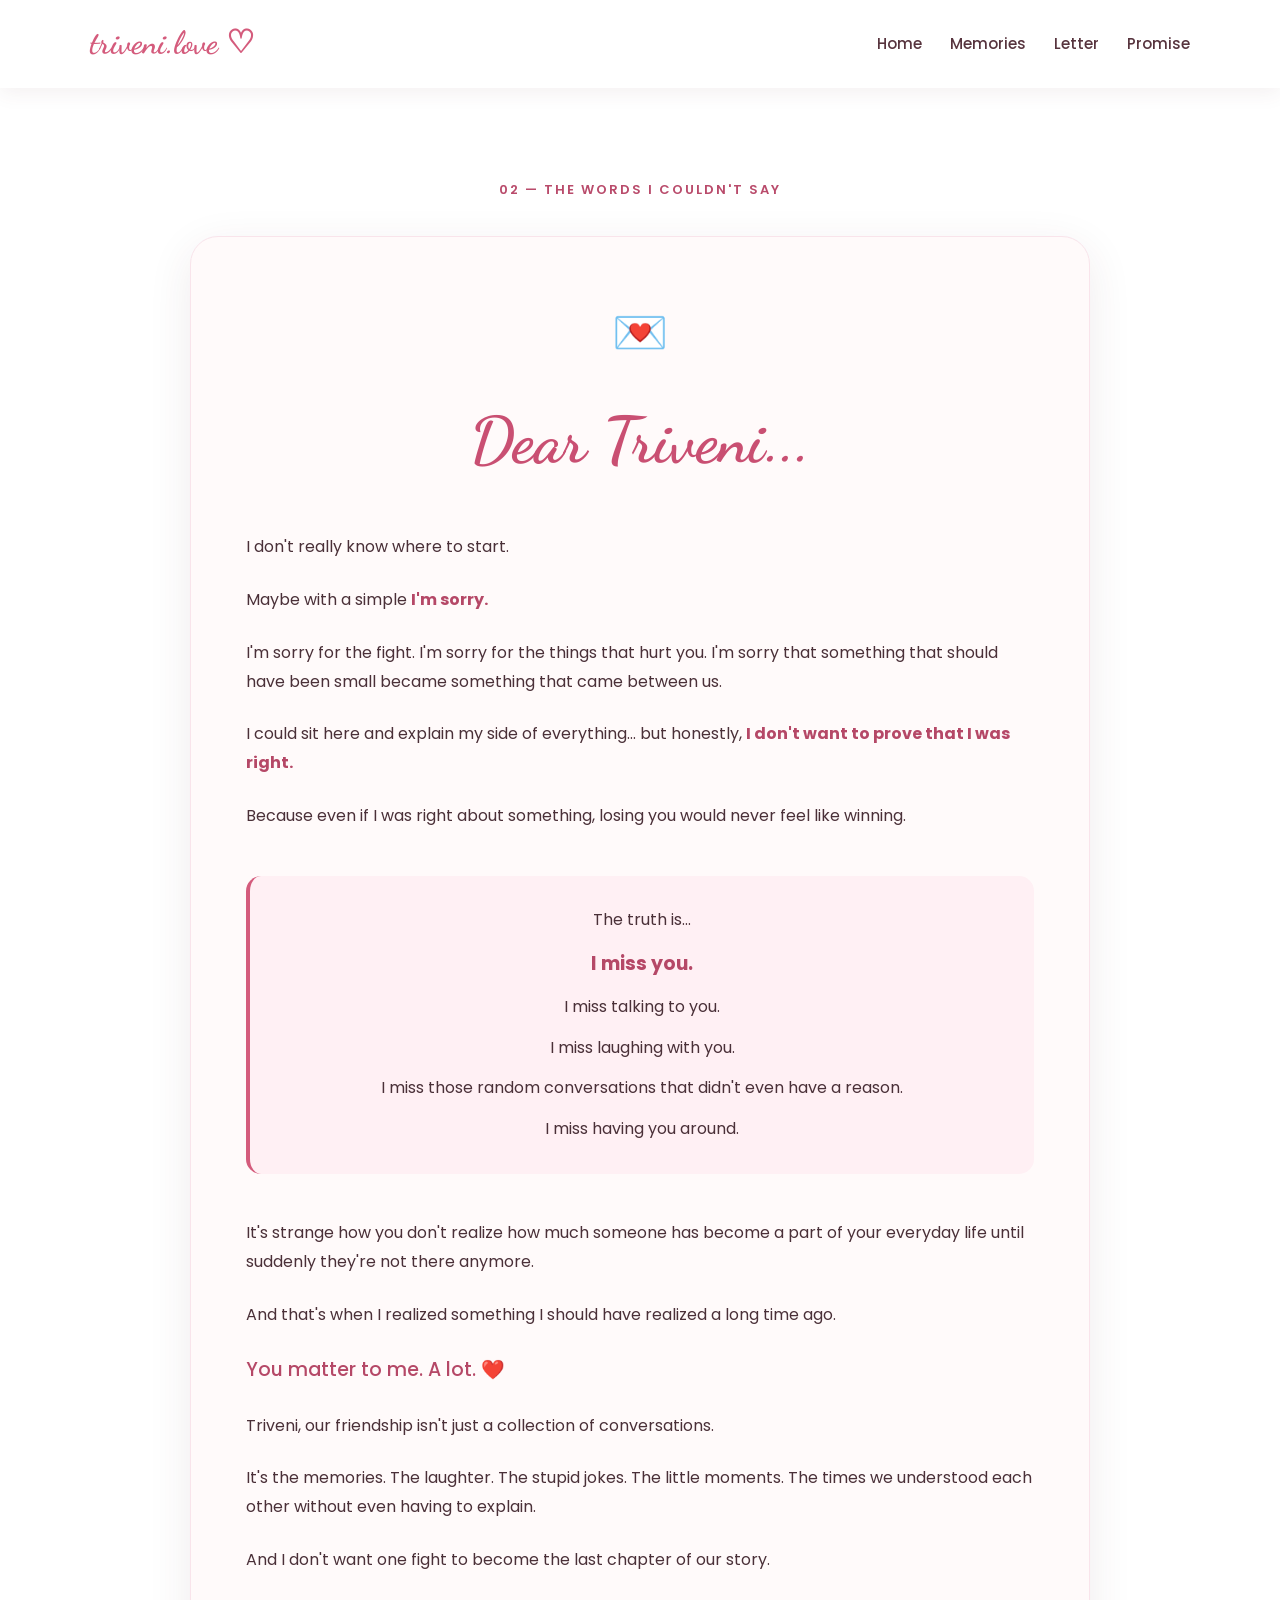
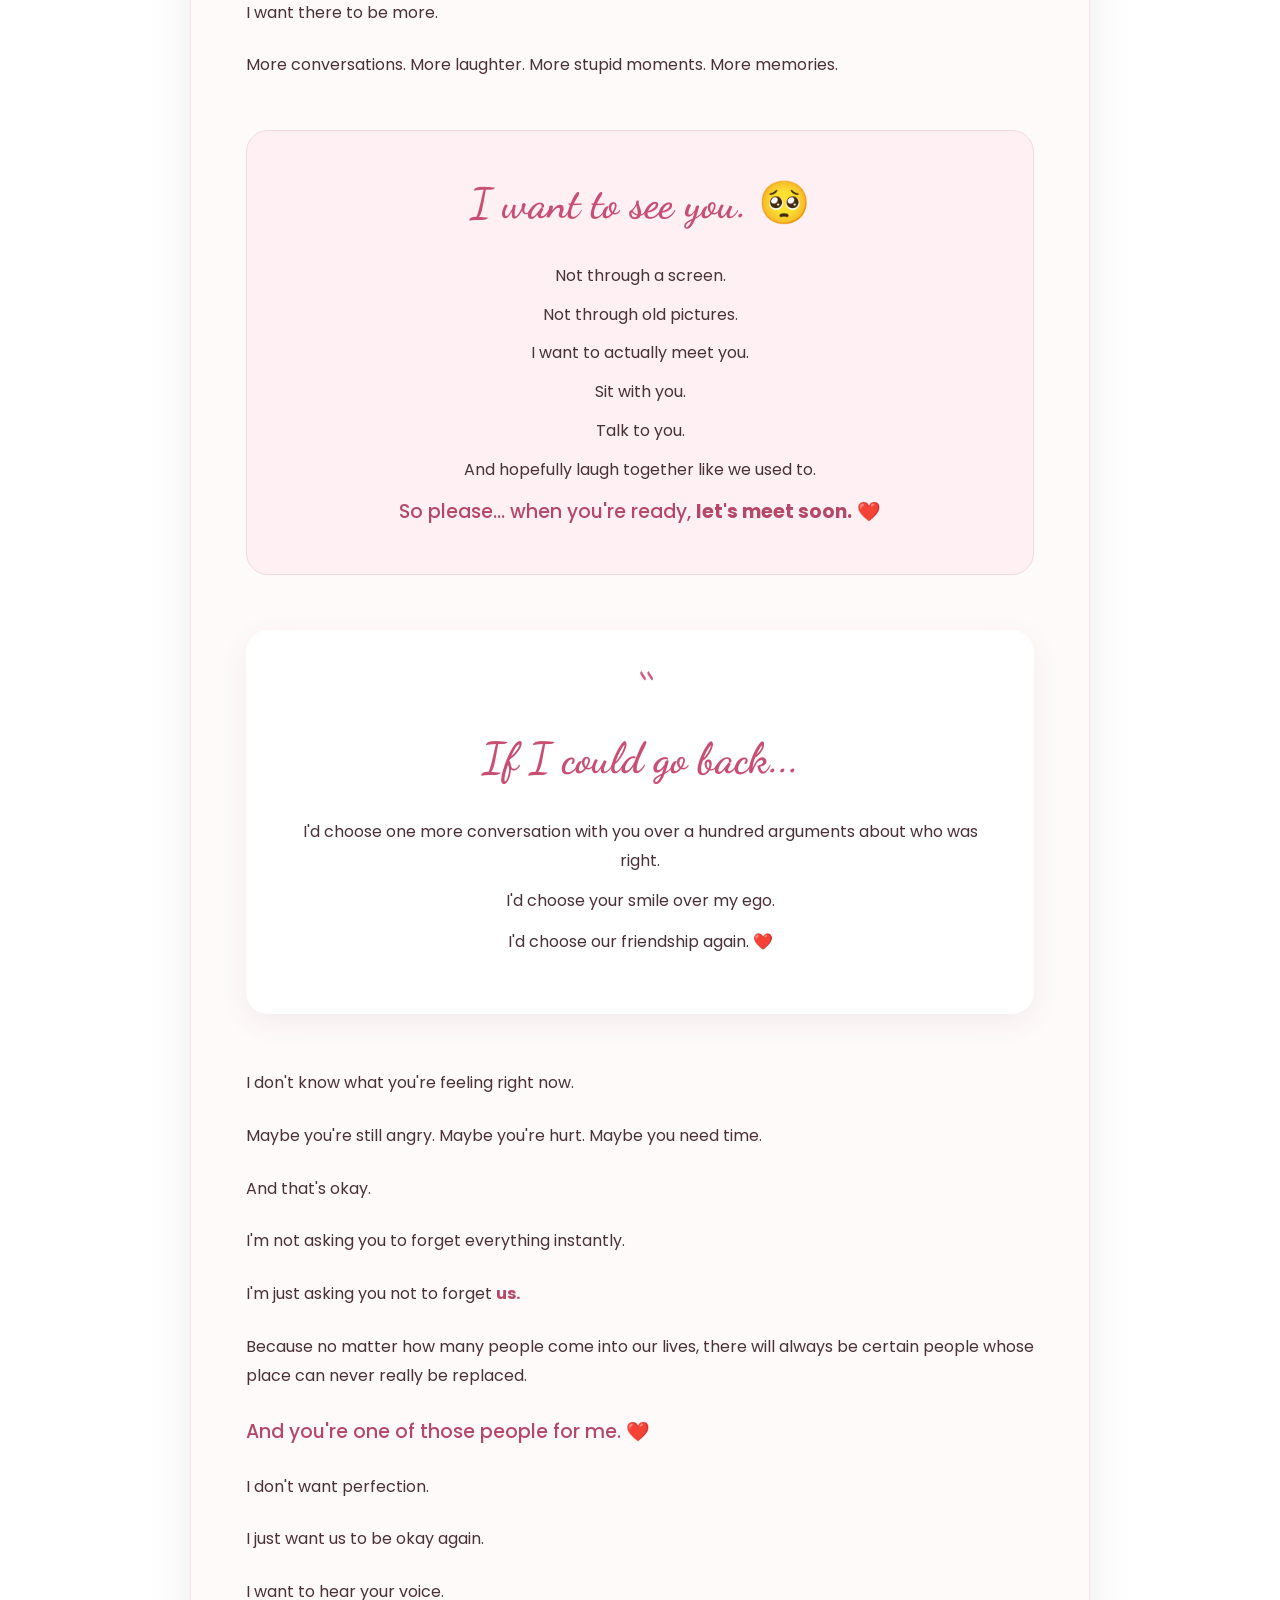
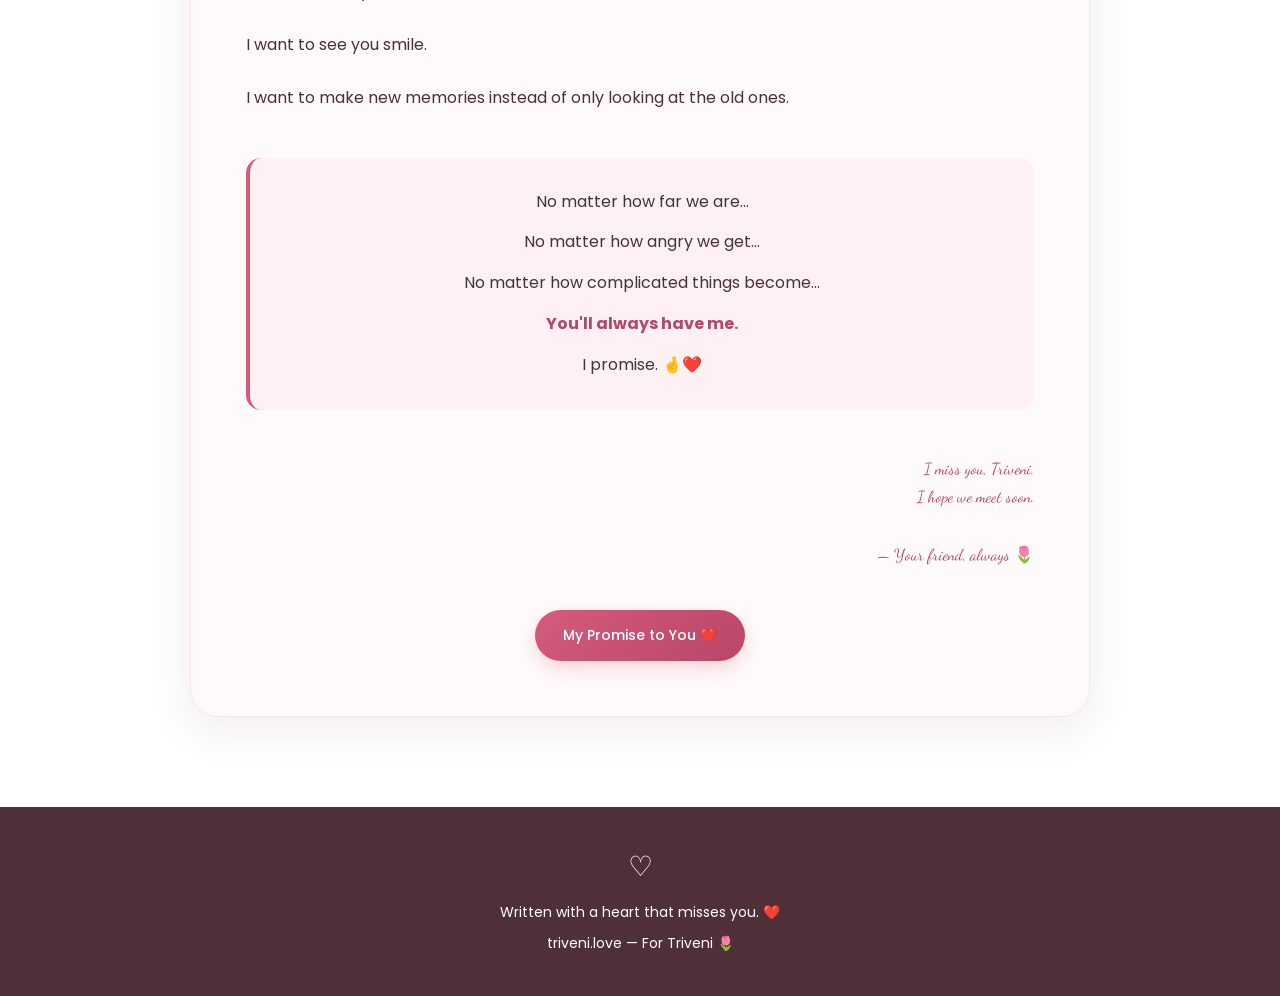
<file: letter.html>
<!DOCTYPE html>
<html lang="en">
<head>
    <meta charset="UTF-8">
    <meta name="viewport" content="width=device-width, initial-scale=1.0">

    <title>A Letter For Triveni 💌</title>

    <link rel="stylesheet" href="style.css">

    <link rel="preconnect" href="https://fonts.googleapis.com">
    <link rel="preconnect" href="https://fonts.gstatic.com" crossorigin>

    <link href="https://fonts.googleapis.com/css2?family=Dancing+Script:wght@400;500;600;700&family=Poppins:wght@300;400;500;600&display=swap" rel="stylesheet">
</head>

<body>

    <nav>
        <div class="logo">triveni.love ♡</div>

        <div class="menu">
            <a href="index.html">Home</a>
            <a href="memories.html">Memories</a>
            <a href="letter.html">Letter</a>
            <a href="promise.html">Promise</a>
        </div>
    </nav>

    <section class="letter-section">

        <p class="section-title">02 — THE WORDS I COULDN'T SAY</p>

        <div class="letter-box">

            <div class="letter-heart">💌</div>

            <h2>Dear Triveni...</h2>

            <p>I don't really know where to start.</p>

            <p>Maybe with a simple <strong>I'm sorry.</strong></p>

            <p>
                I'm sorry for the fight. I'm sorry for the things
                that hurt you. I'm sorry that something that should
                have been small became something that came between us.
            </p>

            <p>
                I could sit here and explain my side of everything...
                but honestly, <strong>I don't want to prove that I was right.</strong>
            </p>

            <p>
                Because even if I was right about something,
                losing you would never feel like winning.
            </p>

            <div class="promise-text">
                <p>The truth is...</p>
                <p class="emotional-line"><strong>I miss you.</strong></p>
                <p>I miss talking to you.</p>
                <p>I miss laughing with you.</p>
                <p>I miss those random conversations that didn't even have a reason.</p>
                <p>I miss having you around.</p>
            </div>

            <p>
                It's strange how you don't realize how much someone
                has become a part of your everyday life until suddenly
                they're not there anymore.
            </p>

            <p>
                And that's when I realized something I should have
                realized a long time ago.
            </p>

            <p class="emotional-line">
                You matter to me. A lot. ❤️
            </p>

            <p>
                Triveni, our friendship isn't just a collection
                of conversations.
            </p>

            <p>
                It's the memories. The laughter. The stupid jokes.
                The little moments. The times we understood each other
                without even having to explain.
            </p>

            <p>
                And I don't want one fight to become the last chapter
                of our story.
            </p>

            <p>I want there to be more.</p>

            <p>
                More conversations. More laughter. More stupid moments.
                More memories.
            </p>

            <div class="meeting-message">
                <h3>I want to see you. 🥺</h3>

                <p>Not through a screen.</p>
                <p>Not through old pictures.</p>
                <p>I want to actually meet you.</p>
                <p>Sit with you.</p>
                <p>Talk to you.</p>
                <p>And hopefully laugh together like we used to.</p>

                <p class="emotional-line">
                    So please... when you're ready,
                    <strong>let's meet soon.</strong> ❤️
                </p>
            </div>

            <div class="heart-message">
                <div class="quote-mark">“</div>

                <h2>If I could go back...</h2>

                <p>
                    I'd choose one more conversation with you
                    over a hundred arguments about who was right.
                </p>

                <p>I'd choose your smile over my ego.</p>

                <p>I'd choose our friendship again. ❤️</p>
            </div>

            <p>I don't know what you're feeling right now.</p>

            <p>Maybe you're still angry. Maybe you're hurt. Maybe you need time.</p>

            <p>And that's okay.</p>

            <p>I'm not asking you to forget everything instantly.</p>

            <p>
                I'm just asking you not to forget <strong>us.</strong>
            </p>

            <p>
                Because no matter how many people come into our lives,
                there will always be certain people whose place can
                never really be replaced.
            </p>

            <p class="emotional-line">
                And you're one of those people for me. ❤️
            </p>

            <p>I don't want perfection.</p>

            <p>I just want us to be okay again.</p>

            <p>I want to hear your voice.</p>

            <p>I want to see you smile.</p>

            <p>
                I want to make new memories instead of only looking
                at the old ones.
            </p>

            <div class="promise-text">
                <p>No matter how far we are...</p>
                <p>No matter how angry we get...</p>
                <p>No matter how complicated things become...</p>
                <p><strong>You'll always have me.</strong></p>
                <p>I promise. 🤞❤️</p>
            </div>

            <p class="signature">
                I miss you, Triveni.<br>
                I hope we meet soon.<br><br>
                — Your friend, always 🌷
            </p>

            <div class="page-button">
                <a href="promise.html" class="main-button">My Promise to You ❤️</a>
            </div>

        </div>
    </section>

    <footer>
        <div class="footer-heart">♡</div>
        <p>Written with a heart that misses you. ❤️</p>
        <p>triveni.love — For Triveni 🌷</p>
    </footer>

    <script src="script.js"></script>

</body>
</html>
</file>
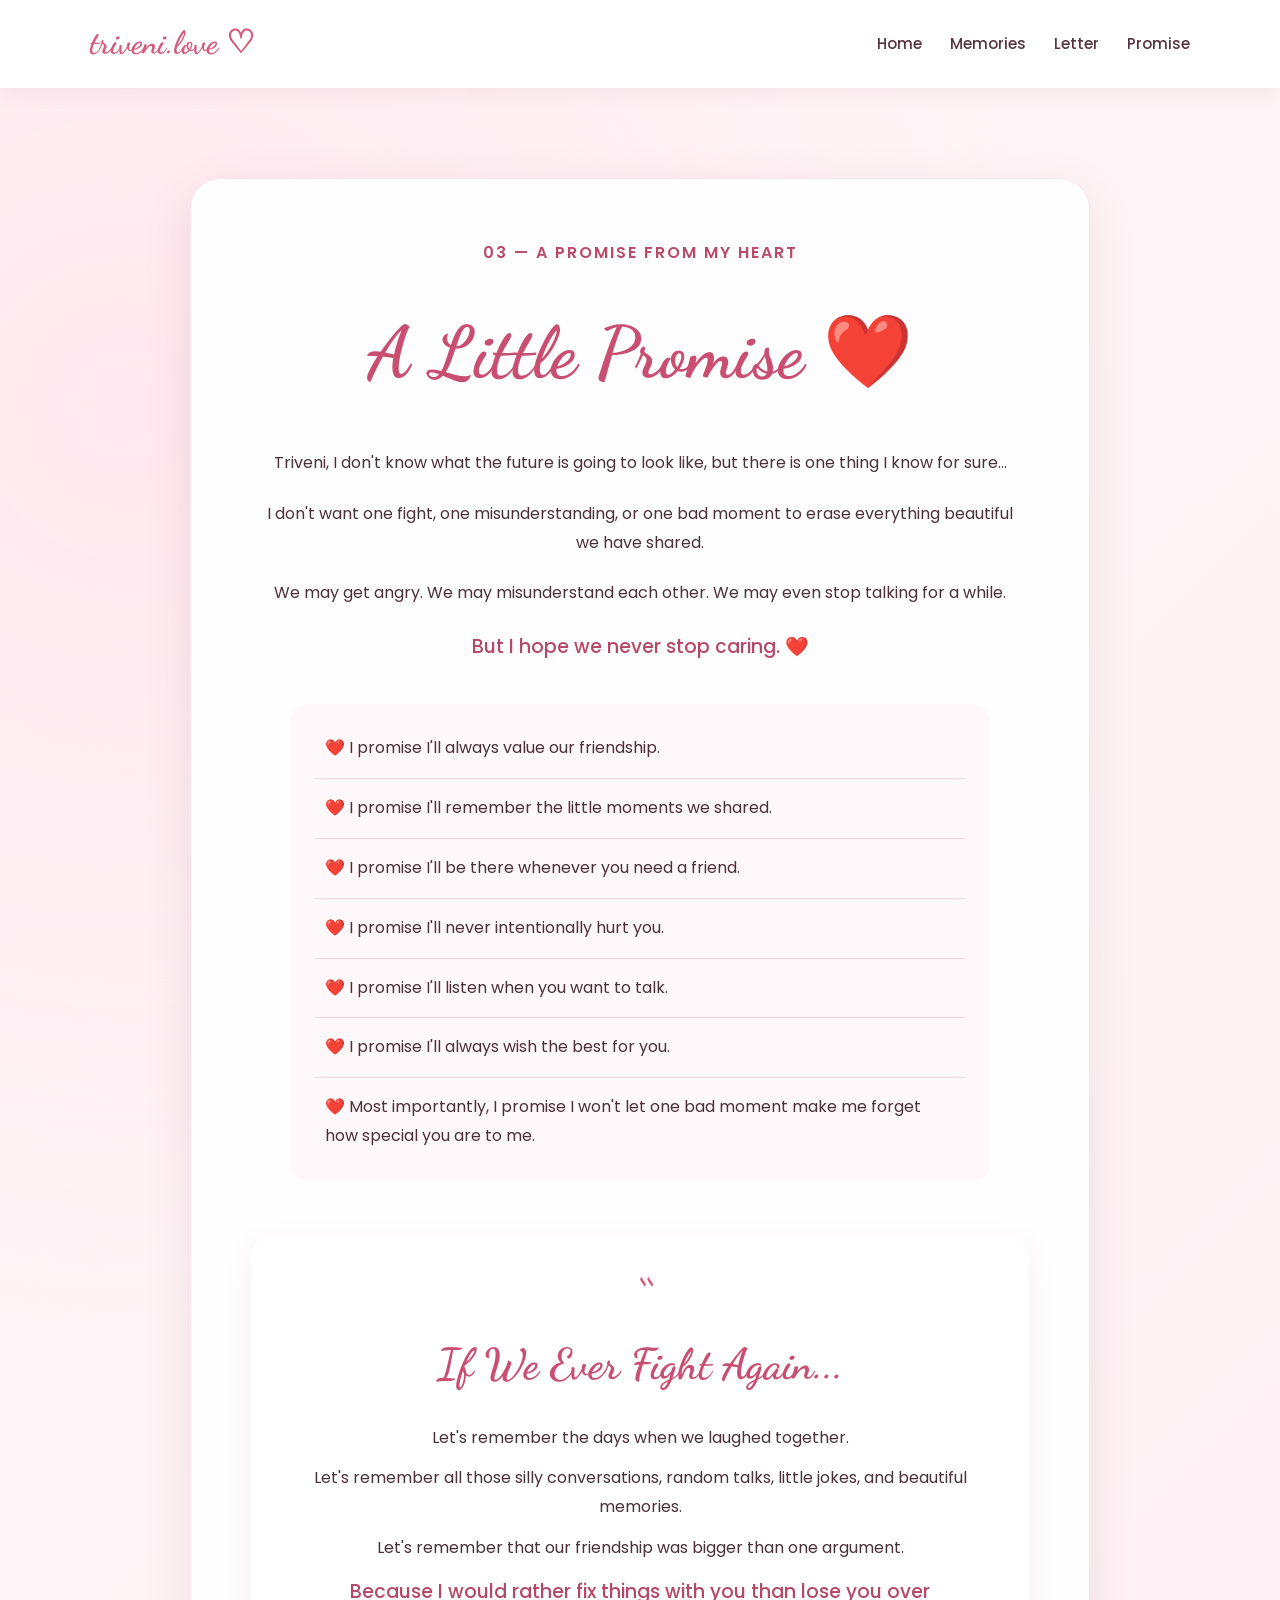
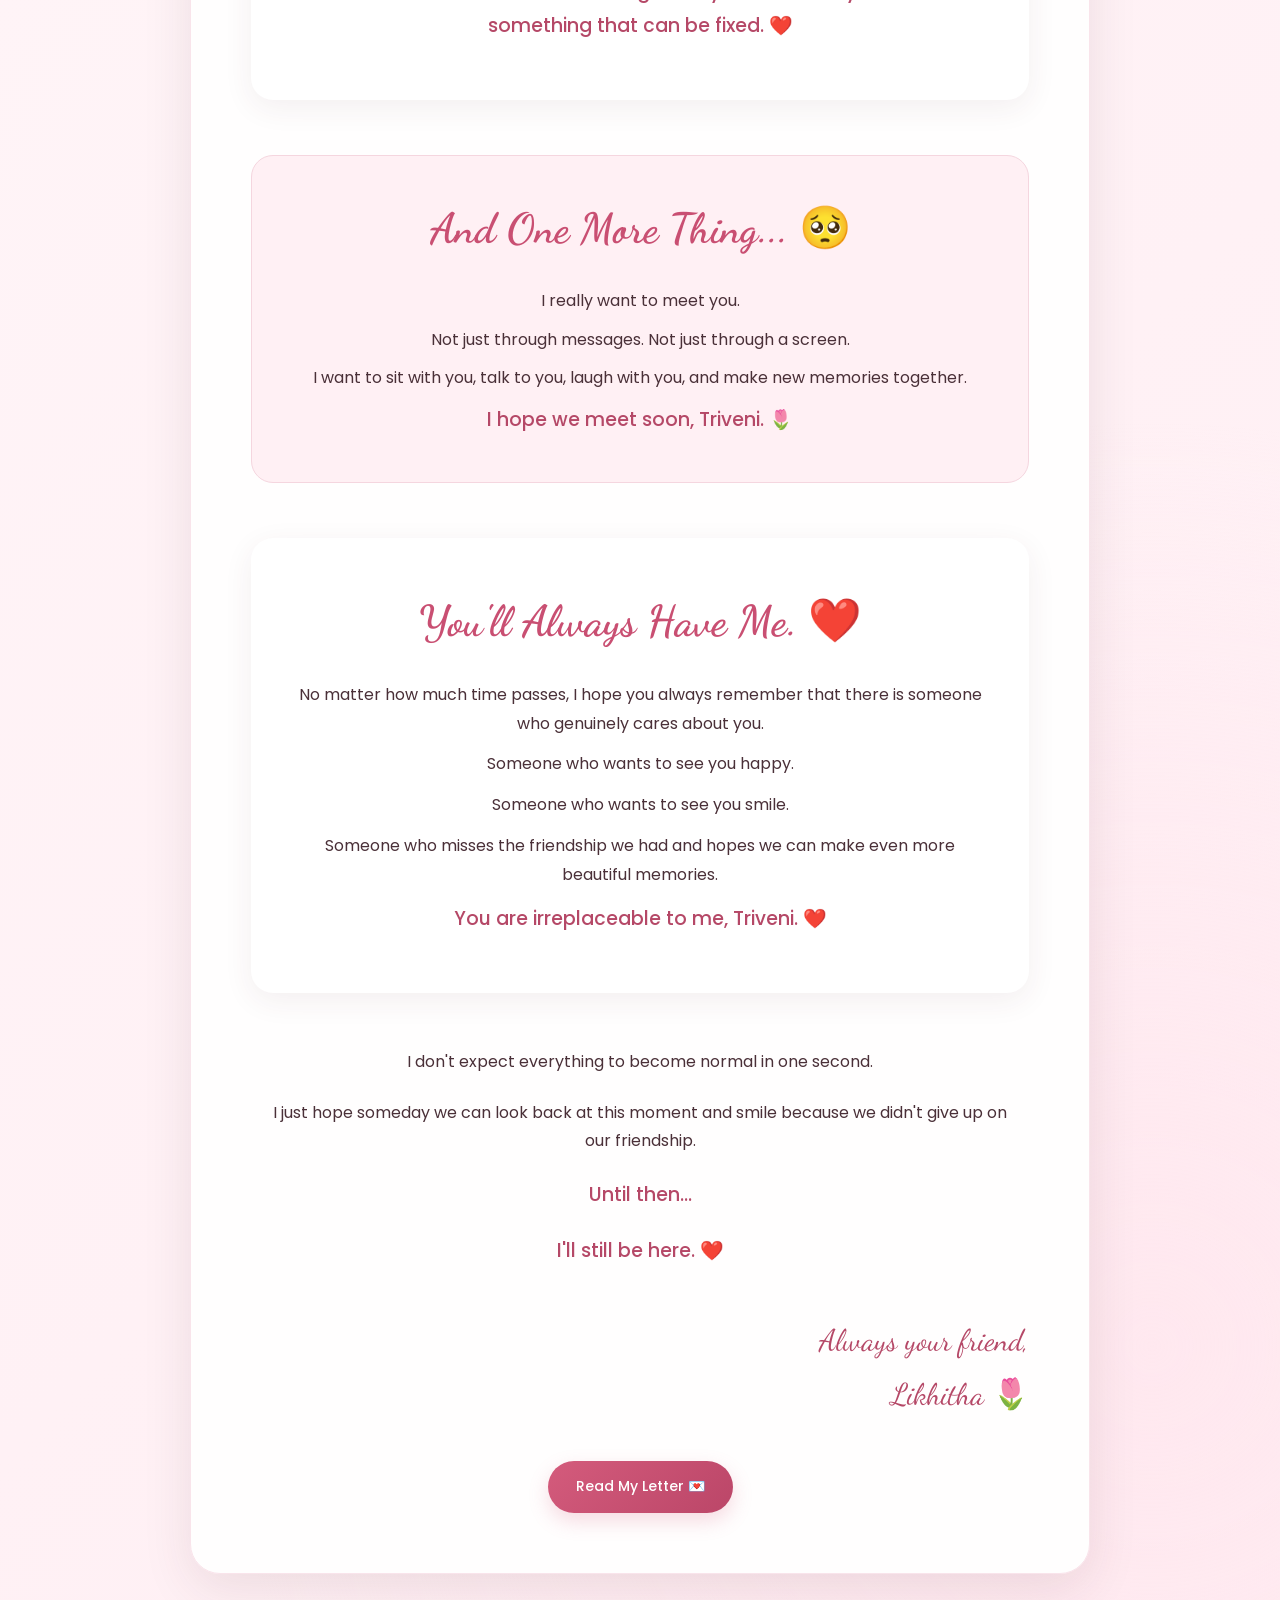
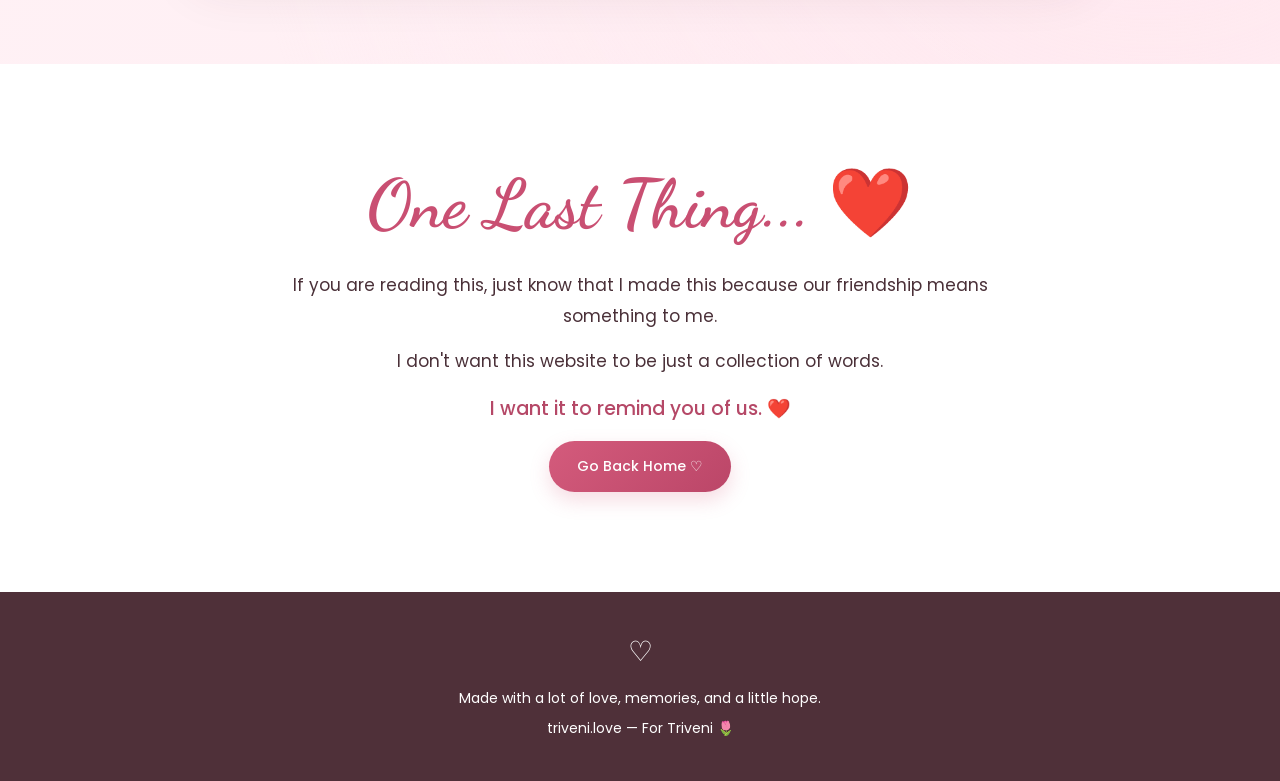
<file: promise.html>
<!DOCTYPE html>
<html lang="en">
<head>
    <meta charset="UTF-8">
    <meta name="viewport" content="width=device-width, initial-scale=1.0">

    <title>A Promise For You ❤️</title>

    <link rel="stylesheet" href="style.css">

    <link rel="preconnect" href="https://fonts.googleapis.com">
    <link rel="preconnect" href="https://fonts.gstatic.com" crossorigin>

    <link href="https://fonts.googleapis.com/css2?family=Dancing+Script:wght@400;500;600;700&family=Poppins:wght@300;400;500;600&display=swap" rel="stylesheet">
</head>

<body>

    <nav>
        <div class="logo">triveni.love ♡</div>

        <div class="menu">
            <a href="index.html">Home</a>
            <a href="memories.html">Memories</a>
            <a href="letter.html">Letter</a>
            <a href="promise.html">Promise</a>
        </div>
    </nav>

    <section class="promise-section">

        <div class="promise-box fade-in">

            <p class="section-title">03 — A PROMISE FROM MY HEART</p>

            <h1>A Little Promise ❤️</h1>

            <p>
                Triveni, I don't know what the future is going to look like,
                but there is one thing I know for sure...
            </p>

            <p>
                I don't want one fight, one misunderstanding, or one bad
                moment to erase everything beautiful we have shared.
            </p>

            <p>
                We may get angry. We may misunderstand each other.
                We may even stop talking for a while.
            </p>

            <p class="emotional-line">
                But I hope we never stop caring. ❤️
            </p>

            <div class="promise-list">
                <p>❤️ I promise I'll always value our friendship.</p>
                <p>❤️ I promise I'll remember the little moments we shared.</p>
                <p>❤️ I promise I'll be there whenever you need a friend.</p>
                <p>❤️ I promise I'll never intentionally hurt you.</p>
                <p>❤️ I promise I'll listen when you want to talk.</p>
                <p>❤️ I promise I'll always wish the best for you.</p>
                <p>
                    ❤️ Most importantly, I promise I won't let one bad
                    moment make me forget how special you are to me.
                </p>
            </div>

            <div class="heart-message">
                <div class="quote-mark">“</div>

                <h2>If We Ever Fight Again...</h2>

                <p>Let's remember the days when we laughed together.</p>

                <p>
                    Let's remember all those silly conversations,
                    random talks, little jokes, and beautiful memories.
                </p>

                <p>
                    Let's remember that our friendship was bigger
                    than one argument.
                </p>

                <p class="emotional-line">
                    Because I would rather fix things with you
                    than lose you over something that can be fixed. ❤️
                </p>
            </div>

            <div class="meeting-message">
                <h3>And One More Thing... 🥺</h3>

                <p>I really want to meet you.</p>

                <p>Not just through messages. Not just through a screen.</p>

                <p>
                    I want to sit with you, talk to you, laugh with you,
                    and make new memories together.
                </p>

                <p class="emotional-line">
                    I hope we meet soon, Triveni. 🌷
                </p>
            </div>

            <div class="heart-message">
                <h2>You'll Always Have Me. ❤️</h2>

                <p>
                    No matter how much time passes, I hope you always
                    remember that there is someone who genuinely
                    cares about you.
                </p>

                <p>Someone who wants to see you happy.</p>

                <p>Someone who wants to see you smile.</p>

                <p>
                    Someone who misses the friendship we had and hopes
                    we can make even more beautiful memories.
                </p>

                <p class="emotional-line">
                    You are irreplaceable to me, Triveni. ❤️
                </p>
            </div>

            <p>
                I don't expect everything to become normal in one second.
            </p>

            <p>
                I just hope someday we can look back at this moment
                and smile because we didn't give up on our friendship.
            </p>

            <p class="emotional-line">Until then...</p>

            <p class="emotional-line">I'll still be here. ❤️</p>

            <div class="signature">
                Always your friend,<br>
                Likhitha 🌷
            </div>

            <div class="page-button">
                <a href="letter.html" class="main-button">Read My Letter 💌</a>
            </div>

        </div>

    </section>

    <section class="final-message">
        <div class="final-content">
            <h2>One Last Thing... ❤️</h2>

            <p>
                If you are reading this, just know that I made this
                because our friendship means something to me.
            </p>

            <p>
                I don't want this website to be just a collection of words.
            </p>

            <p class="emotional-line">
                I want it to remind you of us. ❤️
            </p>

            <a href="index.html" class="main-button">Go Back Home ♡</a>
        </div>
    </section>

    <footer>
        <div class="footer-heart">♡</div>
        <p>Made with a lot of love, memories, and a little hope.</p>
        <p>triveni.love — For Triveni 🌷</p>
    </footer>

    <script src="script.js"></script>

</body>
</html>
</file>
<file: style.css>
@import url('https://fonts.googleapis.com/css2?family=Dancing+Script:wght@400;500;600;700&family=Poppins:wght@300;400;500;600;700&display=swap');

/* =========================
   BASIC RESET
========================= */

* {
    margin: 0;
    padding: 0;
    box-sizing: border-box;
}

html {
    scroll-behavior: smooth;
}

body {
    width: 100%;
    min-height: 100vh;
    overflow-x: hidden;
    font-family: "Poppins", sans-serif;
    background: #fff5f7;
    color: #4a3038;
    line-height: 1.8;
}

img {
    display: block;
    max-width: 100%;
}

a {
    text-decoration: none;
}

/* =========================
   NAVIGATION
========================= */

nav {
    width: 100%;
    min-height: 75px;
    padding: 15px 7%;
    background: rgba(255, 255, 255, 0.97);
    display: flex;
    justify-content: space-between;
    align-items: center;
    position: sticky;
    top: 0;
    z-index: 1000;
    box-shadow: 0 4px 20px rgba(100, 50, 70, 0.08);
}

.logo {
    font-family: "Dancing Script", cursive;
    font-size: 32px;
    font-weight: 700;
    color: #d45b7c;
    white-space: nowrap;
}

.menu {
    display: flex;
    align-items: center;
    justify-content: center;
    gap: 28px;
    flex-wrap: wrap;
}

.menu a {
    color: #57343e;
    font-size: 15px;
    font-weight: 500;
    transition: 0.3s ease;
}

.menu a:hover {
    color: #d45b7c;
}

/* =========================
   GENERAL SECTION
========================= */

section {
    width: 100%;
    padding: 90px 7%;
}

.section-title {
    width: 100%;
    text-align: center;
    color: #b94b6b;
    font-size: 13px;
    font-weight: 600;
    letter-spacing: 2px;
    margin-bottom: 35px;
}

/* =========================
   HOME PAGE
========================= */

.home {
    min-height: calc(100vh - 75px);
    padding: 80px 7%;
    display: flex;
    align-items: center;
    justify-content: space-between;
    gap: 60px;
    background:
        radial-gradient(circle at 10% 20%, #ffe5ed 0%, transparent 30%),
        radial-gradient(circle at 90% 80%, #ffeaf0 0%, transparent 30%),
        linear-gradient(135deg, #fff7f9, #ffeef3);
}

.home-content {
    width: 52%;
    max-width: 650px;
}

.small-title {
    color: #b94b6b;
    font-size: 14px;
    font-weight: 500;
    margin-bottom: 18px;
}

.home-content h1 {
    font-family: "Dancing Script", cursive;
    font-size: clamp(48px, 6vw, 82px);
    line-height: 1.15;
    color: #c94f72;
    margin-bottom: 25px;
}

.home-content h1 span {
    display: block;
    font-size: 0.65em;
    color: #704552;
}

.description {
    max-width: 600px;
    font-size: 16px;
    color: #60444d;
    margin-bottom: 30px;
}

.home-image {
    width: 45%;
    display: flex;
    justify-content: center;
    align-items: center;
}

.image-frame {
    width: 100%;
    max-width: 480px;
    padding: 14px;
    background: #fff;
    border-radius: 30px;
    box-shadow: 0 15px 45px rgba(80, 40, 50, 0.12);
    transform: rotate(1deg);
    transition: transform 0.4s ease;
}

.image-frame:hover {
    transform: rotate(0deg) translateY(-5px);
}

.image-frame img {
    width: 100%;
    height: 480px;
    object-fit: cover;
    background: #fff7f8;
    border-radius: 22px;
}

/* =========================
   BUTTONS
========================= */

.main-button,
.btn {
    display: inline-block;
    padding: 13px 28px;
    background: linear-gradient(135deg, #d45b7c, #bb4668);
    color: white;
    border-radius: 30px;
    font-size: 14px;
    font-weight: 500;
    box-shadow: 0 8px 20px rgba(212, 91, 124, 0.22);
    transition: 0.3s ease;
    border: none;
    cursor: pointer;
}

.main-button:hover,
.btn:hover {
    background: #a93d5d;
    transform: translateY(-3px);
    box-shadow: 0 12px 25px rgba(212, 91, 124, 0.28);
}

.page-button {
    text-align: center;
    margin-top: 40px;
}

/* =========================
   STORY SECTION
========================= */

.story {
    background: #fff;
}

.story-content {
    width: 100%;
    max-width: 1100px;
    margin: auto;
    display: grid;
    grid-template-columns: 1fr 1fr;
    gap: 70px;
    align-items: center;
}

.story-heading h2 {
    font-family: "Dancing Script", cursive;
    font-size: clamp(45px, 5vw, 68px);
    line-height: 1.2;
    color: #c94f72;
}

.story-heading h2 span {
    display: block;
    color: #704552;
}

.story-text {
    font-size: 16px;
}

.story-text p {
    margin-bottom: 22px;
}

.special-text {
    color: #b54867;
    font-weight: 600;
}

/* =========================
   QUOTE SECTION
========================= */

.quote-section {
    background: #ffe8ee;
    text-align: center;
}

.quote-box {
    width: 100%;
    max-width: 850px;
    margin: auto;
}

.quote-mark {
    font-family: "Dancing Script", cursive;
    font-size: 85px;
    color: #d45b7c;
    line-height: 0.7;
}

.quote-box h2 {
    font-family: "Dancing Script", cursive;
    font-size: clamp(38px, 5vw, 58px);
    color: #a94463;
    margin: 25px 0;
    line-height: 1.25;
}

.quote-box p {
    font-size: 18px;
    max-width: 650px;
    margin: auto;
}

.quote-box span {
    display: block;
    margin-top: 25px;
    color: #a94463;
    font-weight: 500;
}

/* =========================
   HOME MEMORIES PREVIEW
========================= */

.memories {
    background: #fff8fa;
}

.memory-heading {
    text-align: center;
    margin-bottom: 45px;
}

.memory-heading h2 {
    font-family: "Dancing Script", cursive;
    font-size: clamp(45px, 5vw, 65px);
    color: #c94f72;
}

.memory-heading h2 span {
    color: #704552;
}

.memory-heading p {
    margin-top: 10px;
}

.mini-gallery {
    width: 100%;
    max-width: 1100px;
    margin: auto;
    display: grid;
    grid-template-columns: repeat(3, minmax(0, 1fr));
    gap: 25px;
}

.mini-photo {
    background: white;
    padding: 12px;
    border-radius: 22px;
    box-shadow: 0 8px 30px rgba(80, 40, 50, 0.09);
    transition: transform 0.3s ease, box-shadow 0.3s ease;
}

.mini-photo:hover {
    transform: translateY(-7px);
    box-shadow: 0 15px 35px rgba(80, 40, 50, 0.14);
}

.mini-photo img {
    width: 100%;
    height: 300px;
    object-fit: cover;
    background: #fff5f7;
    border-radius: 15px;
}

/* =========================
   LETTER SECTION
========================= */

.letter-section {
    background: #fff;
}

.letter-box {
    width: 100%;
    max-width: 900px;
    margin: auto;
    padding: 55px;
    background: #fffafa;
    border: 1px solid #f9e4eb;
    border-radius: 28px;
    box-shadow: 0 12px 45px rgba(80, 40, 50, 0.09);
}

.letter-heart {
    text-align: center;
    font-size: 45px;
    margin-bottom: 10px;
}

.letter-box h2 {
    font-family: "Dancing Script", cursive;
    font-size: clamp(42px, 5vw, 65px);
    color: #c94f72;
    text-align: center;
    margin-bottom: 35px;
}

.letter-box p {
    font-size: 16px;
    margin-bottom: 24px;
}

.letter-box strong {
    color: #b54867;
}

.letter-section > .section-title {
    margin-bottom: 35px;
}

/* =========================
   PROMISE TEXT
========================= */

.promise-text {
    margin: 45px 0;
    padding: 30px;
    background: #fff0f4;
    border-left: 4px solid #d45b7c;
    border-radius: 15px;
    text-align: center;
}

.promise-text p {
    margin-bottom: 12px;
}

.promise-text p:last-child {
    margin-bottom: 0;
}

/* =========================
   MEETING MESSAGE
========================= */

.meeting-message {
    width: 100%;
    margin: 50px 0;
    padding: 35px;
    text-align: center;
    background: #fff0f4;
    border-radius: 22px;
    border: 1px solid #f5d6df;
}

.meeting-message h3 {
    font-family: "Dancing Script", cursive;
    font-size: 42px;
    color: #c94f72;
    margin-bottom: 20px;
}

.meeting-message p {
    font-size: 16px;
    margin-bottom: 10px;
}

/* =========================
   HEART MESSAGE
========================= */

.heart-message {
    width: 100%;
    margin: 55px 0;
    padding: 45px;
    background: #fff;
    border-radius: 22px;
    text-align: center;
    box-shadow: 0 8px 30px rgba(80, 40, 50, 0.07);
}

.heart-message .quote-mark {
    font-size: 65px;
}

.heart-message h2 {
    font-family: "Dancing Script", cursive;
    font-size: 43px;
    color: #c94f72;
    margin-bottom: 20px;
}

.heart-message p {
    max-width: 700px;
    margin: 12px auto;
}

/* =========================
   EMOTIONAL LINE
========================= */

.emotional-line {
    color: #b54867;
    font-size: 19px !important;
    font-weight: 500;
}

/* =========================
   SIGNATURE
========================= */

.signature {
    margin-top: 45px;
    text-align: right;
    font-family: "Dancing Script", cursive;
    font-size: 30px;
    color: #b54867;
}

/* =========================
   MEMORIES PAGE
========================= */

.memories-page {
    width: 100%;
    background: #fff8fa;
}

.memory-intro {
    width: 100%;
    max-width: 900px;
    margin: 0 auto;
    text-align: center;
    padding: 80px 20px;
}

.memory-number {
    color: #b94b6b;
    font-size: 13px;
    font-weight: 600;
    letter-spacing: 2px;
    margin-bottom: 20px;
}

.memory-intro h1 {
    font-family: "Dancing Script", cursive;
    font-size: clamp(50px, 7vw, 80px);
    color: #c94f72;
    line-height: 1.1;
    margin-bottom: 25px;
}

.memory-intro h1 span {
    color: #704552;
}

.memory-intro > p {
    max-width: 700px;
    margin: 12px auto;
}

/* =========================
   BIG MEMORY CARDS
========================= */

.big-memory {
    width: 100%;
    max-width: 1100px;
    margin: 0 auto 100px;
    padding: 0 20px;
    display: grid;
    grid-template-columns: 1fr 1fr;
    align-items: center;
    gap: 60px;
}

.memory-image {
    width: 100%;
    padding: 15px;
    background: #fff;
    border-radius: 25px;
    box-shadow: 0 12px 40px rgba(80, 40, 50, 0.09);
    transition: transform 0.3s ease;
}

.memory-image:hover {
    transform: translateY(-5px);
}

.memory-image img {
    width: 100%;
    height: 400px;
    object-fit: cover;
    background: #fff5f7;
    border-radius: 18px;
}

.memory-text span {
    color: #b94b6b;
    font-size: 13px;
    font-weight: 600;
    letter-spacing: 1px;
}

.memory-text h2 {
    font-family: "Dancing Script", cursive;
    font-size: clamp(38px, 4vw, 55px);
    line-height: 1.2;
    color: #c94f72;
    margin: 18px 0;
}

.memory-text p {
    font-size: 16px;
    margin-bottom: 15px;
}

/* Alternate memory layout */

.big-memory:nth-of-type(odd) {
    direction: ltr;
}

.big-memory:nth-of-type(even) {
    direction: rtl;
}

.big-memory:nth-of-type(even) .memory-text {
    direction: ltr;
}

/* =========================
   MEMORY ENDING
========================= */

.memory-ending {
    width: 100%;
    max-width: 850px;
    margin: 0 auto;
    padding: 80px 30px;
    text-align: center;
}

.memory-ending h2 {
    font-family: "Dancing Script", cursive;
    font-size: clamp(42px, 5vw, 65px);
    color: #c94f72;
    line-height: 1.3;
    margin: 20px 0 30px;
}

.memory-ending h3 {
    font-family: "Dancing Script", cursive;
    font-size: 38px;
    color: #b54867;
    margin: 35px 0 15px;
}

.memory-ending p {
    margin: 15px auto;
    font-size: 16px;
    max-width: 700px;
}

/* =========================
   PROMISE PAGE
========================= */

.promise-section {
    width: 100%;
    min-height: 100vh;
    background:
        radial-gradient(circle at 10% 10%, #ffe8ef, transparent 30%),
        radial-gradient(circle at 90% 90%, #ffe8ef, transparent 30%),
        linear-gradient(135deg, #fff7f9, #ffeef3);
}

.promise-box {
    width: 100%;
    max-width: 900px;
    margin: 0 auto;
    padding: 60px;
    background: rgba(255, 255, 255, 0.94);
    border: 1px solid #f9e4eb;
    border-radius: 30px;
    text-align: center;
    box-shadow: 0 15px 50px rgba(80, 40, 50, 0.10);
}

.promise-box h1 {
    font-family: "Dancing Script", cursive;
    font-size: clamp(48px, 6vw, 72px);
    color: #c94f72;
    margin-bottom: 30px;
}

.promise-box > p {
    max-width: 750px;
    margin: 0 auto 22px;
    font-size: 16px;
}

.promise-list {
    width: 100%;
    max-width: 700px;
    margin: 40px auto;
    padding: 15px 25px;
    background: #fff8fa;
    border-radius: 18px;
}

.promise-list p {
    padding: 15px 10px;
    text-align: left;
    border-bottom: 1px solid #f1d9df;
}

.promise-list p:last-child {
    border-bottom: none;
}

/* =========================
   FINAL MESSAGE
========================= */

.final-section,
.final-message {
    width: 100%;
    padding: 100px 7%;
    text-align: center;
    background: #fff;
}

.final-content {
    width: 100%;
    max-width: 800px;
    margin: auto;
}

.final-content h2,
.final-message h2 {
    font-family: "Dancing Script", cursive;
    font-size: clamp(45px, 6vw, 68px);
    color: #c94f72;
    line-height: 1.2;
    margin-bottom: 25px;
}

.final-content h2 span {
    color: #704552;
}

.final-content p,
.final-message p {
    max-width: 700px;
    margin: 15px auto;
    font-size: 17px;
}

.big-line {
    font-family: "Dancing Script", cursive;
    font-size: 30px !important;
    color: #b54867;
}

/* =========================
   FOOTER
========================= */

footer {
    width: 100%;
    padding: 35px 20px;
    text-align: center;
    background: #4f3039;
    color: white;
}

footer p {
    font-size: 14px;
    margin: 5px 0;
}

.footer-heart {
    font-size: 28px;
    margin-bottom: 8px;
}

/* =========================
   FADE ANIMATION
========================= */

.fade-in {
    opacity: 0;
    transform: translateY(25px);
    transition: opacity 0.8s ease, transform 0.8s ease;
}

.fade-in.show {
    opacity: 1;
    transform: translateY(0);
}

/* =========================
   TABLETS AND MOBILE
========================= */

@media (max-width: 768px) {

    nav {
        padding: 13px 5%;
        flex-direction: column;
        gap: 8px;
    }

    .logo {
        font-size: 28px;
    }

    .menu {
        gap: 15px;
    }

    .menu a {
        font-size: 13px;
    }

    section {
        padding: 65px 5%;
    }

    .home {
        flex-direction: column;
        padding: 60px 5%;
        text-align: center;
        gap: 40px;
    }

    .home-content {
        width: 100%;
    }

    .home-content h1 {
        font-size: 58px;
    }

    .description {
        font-size: 15px;
        margin-left: auto;
        margin-right: auto;
    }

    .home-image {
        width: 100%;
    }

    .image-frame {
        max-width: 420px;
    }

    .image-frame img {
        height: 380px;
    }

    .story-content {
        grid-template-columns: 1fr;
        gap: 35px;
        text-align: center;
    }

    .mini-gallery {
        grid-template-columns: 1fr;
    }

    .mini-photo img {
        height: 300px;
    }

    .letter-box {
        padding: 35px 22px;
    }

    .letter-box p {
        font-size: 15px;
    }

    .memory-intro {
        padding: 60px 10px;
    }

    .big-memory {
        grid-template-columns: 1fr;
        gap: 30px;
        margin-bottom: 70px;
        text-align: center;
    }

    .big-memory:nth-of-type(even) {
        direction: ltr;
    }

    .big-memory:nth-of-type(even) .memory-text {
        direction: ltr;
    }

    .memory-image img {
        height: 330px;
    }

    .memory-text h2 {
        font-size: 40px;
    }

    .promise-box {
        padding: 40px 22px;
    }

    .promise-list {
        padding: 10px;
    }

    .promise-list p {
        font-size: 14px;
    }

    .meeting-message,
    .heart-message {
        padding: 30px 20px;
    }

    .final-section,
    .final-message {
        padding: 70px 5%;
    }

    .final-content p,
    .final-message p {
        font-size: 16px;
    }
}

/* =========================
   SMALL PHONES
========================= */

@media (max-width: 480px) {

    .menu {
        gap: 10px;
    }

    .menu a {
        font-size: 12px;
    }

    .home-content h1 {
        font-size: 48px;
    }

    .image-frame img {
        height: 300px;
    }

    .memory-image img {
        height: 280px;
    }

    .quote-box h2 {
        font-size: 38px;
    }

    .heart-message h2 {
        font-size: 36px;
    }

    .meeting-message h3 {
        font-size: 36px;
    }

    .promise-box h1 {
        font-size: 46px;
    }

    .signature {
        text-align: center;
        font-size: 27px;
    }

    .memory-ending {
        padding: 55px 10px;
    }
}

/* Respect reduced-motion preferences */

@media (prefers-reduced-motion: reduce) {
    html {
        scroll-behavior: auto;
    }

    *,
    *::before,
    *::after {
        transition-duration: 0.01ms !important;
        animation-duration: 0.01ms !important;
    }
}
</file>
